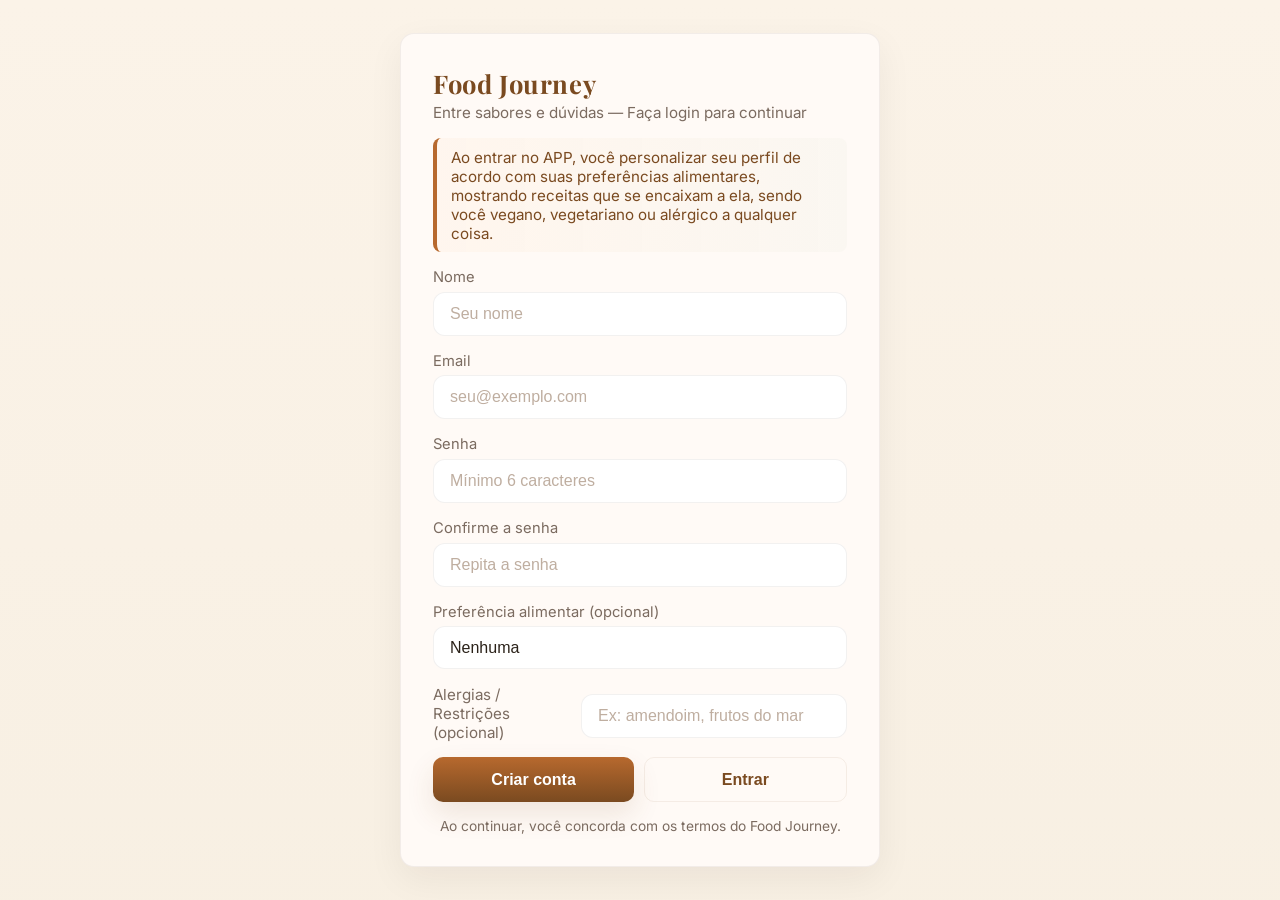
<file: index.html>
<!doctype html>
<html lang="pt-BR">
<head>
  <meta charset="utf-8">
  <meta name="viewport" content="width=device-width,initial-scale=1">
  <title>Food Journey — Login</title>
  <!-- Fonts (preconnect + stylesheet) -->
  <link rel="preconnect" href="https://fonts.googleapis.com">
  <link rel="preconnect" href="https://fonts.gstatic.com" crossorigin>
  <link href="https://fonts.googleapis.com/css2?family=Inter:wght@300;400;600;700&family=Playfair+Display:wght@400;600;700&display=swap" rel="stylesheet">
  <!-- Local stylesheet -->
  <link rel="stylesheet" href="style.css">
</head>
<body>
  <main role="main" aria-labelledby="login-title">
    <header>
      <h1 id="login-title">Food Journey</h1>
      <p>Entre sabores e dúvidas — Faça login para continuar</p>
    </header>


    <!-- FORMULÁRIO VISÍVEL: CADASTRO (agora é a primeira coisa que aparece) -->
    <form id="register-form" action="#" method="post" autocomplete="on" novalidate>
      <p class="signup-note">Ao entrar no APP, você personalizar seu perfil de acordo com suas preferências alimentares, mostrando receitas que se encaixam a ela, sendo você vegano, vegetariano ou alérgico a qualquer coisa.</p>
      <div>
        <label for="reg_name">Nome</label>
        <input id="reg_name" name="name" type="text" placeholder="Seu nome" required>
      </div>

      <div>
        <label for="reg_email">Email</label>
        <input id="reg_email" name="email" type="email" placeholder="seu@exemplo.com" required>
      </div>

      <div>
        <label for="reg_password">Senha</label>
        <input id="reg_password" name="password" type="password" placeholder="Mínimo 6 caracteres" required minlength="6">
      </div>

      <div>
        <label for="reg_confirm_password">Confirme a senha</label>
        <input id="reg_confirm_password" name="confirm_password" type="password" placeholder="Repita a senha" required minlength="6">
      </div>

      <div>
        <label for="reg_profile">Preferência alimentar (opcional)</label>
        <select id="reg_profile" name="profile">
          <option value="">Nenhuma</option>
          <option value="vegan">Vegano</option>
          <option value="vegetarian">Vegetariano</option>
          <option value="gluten_free">Sem glúten</option>
          <option value="lactose_intolerant">Intolerante à lactose</option>
        </select>
      </div>

      <div>
        <label for="reg_allergies">Alergias / Restrições (opcional)</label>
        <input id="reg_allergies" name="allergies" type="text" placeholder="Ex: amendoim, frutos do mar">
      </div>

      <div class="btn-row">
        <button type="submit">Criar conta</button>
        <!-- abrir modal de login -->
        <button type="button" id="open-login">Entrar</button>
      </div>

      <small>Ao continuar, você concorda com os termos do Food Journey.</small>
    </form>

    <!-- Modal de LOGIN (inicialmente escondido) -->
    <div id="login-modal" class="modal" aria-hidden="true">
      <div class="modal-content" role="dialog" aria-labelledby="login-title-modal" aria-modal="true">
        <button class="modal-close" id="close-login" aria-label="Fechar">×</button>
        <header>
          <h2 id="login-title-modal">Entrar — Food Journey</h2>
          <p>Já tem conta? Faça login para continuar.</p>
        </header>

        <form id="login-form" action="#" method="post" autocomplete="on" novalidate>
          <div>
            <label for="login_email">Email</label>
            <input id="login_email" name="email" type="email" placeholder="seu@exemplo.com" required>
          </div>

          <div>
            <label for="login_password">Senha</label>
            <input id="login_password" name="password" type="password" placeholder="Senha" required minlength="6">
          </div>

          <div>
            <label>
              <input type="checkbox" name="remember" value="1"> Lembrar-me
            </label>
            <button type="button" class="linkish" id="switch-to-register">Voltar ao cadastro</button>
          </div>

          <div class="btn-row">
            <button type="submit">Entrar</button>
          </div>
        </form>
      </div>
    </div>

  </main>

  <script>
    // Interações: abrir/fechar modal de login; submissões de cadastro/login redirecionam para search.html
    (function(){
      const openLoginBtn = document.getElementById('open-login');
      const loginModal = document.getElementById('login-modal');
      const closeLogin = document.getElementById('close-login');
      const switchToRegister = document.getElementById('switch-to-register');
      const loginForm = document.getElementById('login-form');
      const registerForm = document.getElementById('register-form');

      function showLogin(){
        if(!loginModal) return;
        loginModal.classList.add('show');
        loginModal.setAttribute('aria-hidden','false');
        document.getElementById('login_email').focus();
        document.body.classList.add('modal-open');
      }
      function hideLogin(){
        if(!loginModal) return;
        loginModal.classList.remove('show');
        loginModal.setAttribute('aria-hidden','true');
        document.body.classList.remove('modal-open');
        openLoginBtn && openLoginBtn.focus();
      }

      openLoginBtn && openLoginBtn.addEventListener('click', showLogin);
      closeLogin && closeLogin.addEventListener('click', hideLogin);
      switchToRegister && switchToRegister.addEventListener('click', function(){ hideLogin(); document.getElementById('reg_name').focus(); });

      // Fechar ao pressionar Esc
      document.addEventListener('keydown', function(e){ if(e.key === 'Escape') hideLogin(); });

      // Submissão do registro (form principal)
      registerForm && registerForm.addEventListener('submit', function(e){
        e.preventDefault();
        const pwd = document.getElementById('reg_password').value;
        const confirm = document.getElementById('reg_confirm_password').value;
        if(pwd !== confirm){
          alert('As senhas não coincidem.');
          document.getElementById('reg_confirm_password').focus();
          return;
        }
        // Simular envio e redirecionar
        const submitBtn = registerForm.querySelector("button[type='submit']");
        submitBtn && (submitBtn.disabled = true);
        setTimeout(function(){ window.location.href = 'search.html'; }, 600);
      });

      // Submissão do login (modal)
      loginForm && loginForm.addEventListener('submit', function(e){
        e.preventDefault();
        const email = document.getElementById('login_email').value;
        const pwd = document.getElementById('login_password').value;
        if(!email || !pwd){
          alert('Preencha email e senha.');
          return;
        }
        const submitBtn = loginForm.querySelector("button[type='submit']");
        submitBtn && (submitBtn.disabled = true);
        // fechar modal e redirecionar
        hideLogin();
        setTimeout(function(){ window.location.href = 'search.html'; }, 450);
      });
    })();
  </script>
</body>
</html>
</file>
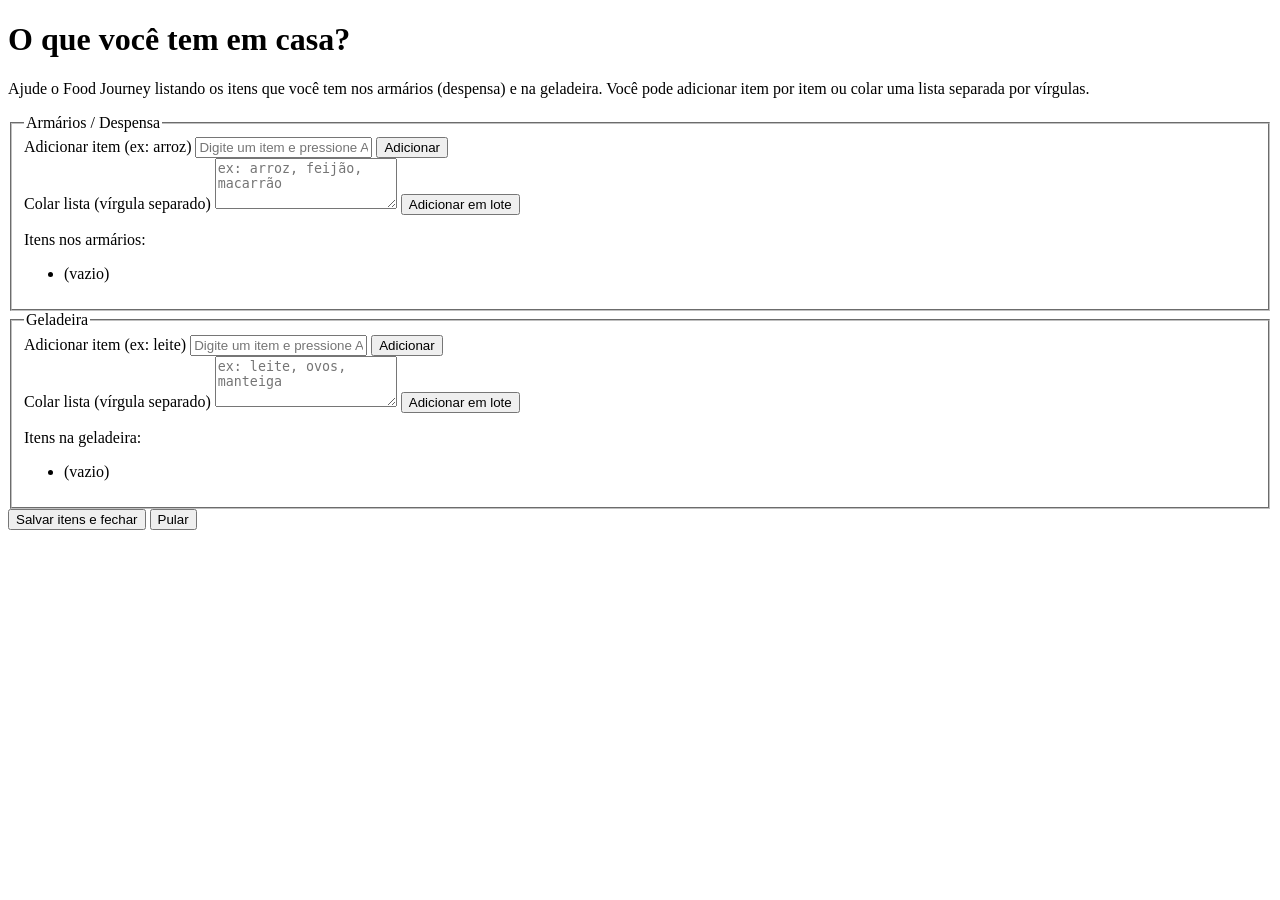
<file: fridge.html>
<!doctype html>
<html lang="pt-BR">
<head>
  <meta charset="utf-8">
  <meta name="viewport" content="width=device-width,initial-scale=1">
  <title>Food Journey — O que você tem em casa?</title>
</head>
<body>
  <main role="main" aria-labelledby="fridge-title">
    <header>
      <h1 id="fridge-title">O que você tem em casa?</h1>
      <p>Ajude o Food Journey listando os itens que você tem nos armários (despensa) e na geladeira. Você pode adicionar item por item ou colar uma lista separada por vírgulas.</p>
    </header>

    <form id="fridge-form" action="#" method="post" autocomplete="on" novalidate>
      <fieldset>
        <legend>Armários / Despensa</legend>

        <div>
          <label for="cupboard-input">Adicionar item (ex: arroz)</label>
          <input id="cupboard-input" type="text" placeholder="Digite um item e pressione Adicionar">
          <button type="button" id="cupboard-add">Adicionar</button>
        </div>

        <div>
          <label for="cupboard-bulk">Colar lista (vírgula separado)</label>
          <textarea id="cupboard-bulk" rows="3" placeholder="ex: arroz, feijão, macarrão"></textarea>
          <button type="button" id="cupboard-bulk-add">Adicionar em lote</button>
        </div>

        <div>
          <p>Itens nos armários:</p>
          <ul id="cupboard-list" aria-live="polite"></ul>
        </div>
      </fieldset>

      <fieldset>
        <legend>Geladeira</legend>

        <div>
          <label for="fridge-input">Adicionar item (ex: leite)</label>
          <input id="fridge-input" type="text" placeholder="Digite um item e pressione Adicionar">
          <button type="button" id="fridge-add">Adicionar</button>
        </div>

        <div>
          <label for="fridge-bulk">Colar lista (vírgula separado)</label>
          <textarea id="fridge-bulk" rows="3" placeholder="ex: leite, ovos, manteiga"></textarea>
          <button type="button" id="fridge-bulk-add">Adicionar em lote</button>
        </div>

        <div>
          <p>Itens na geladeira:</p>
          <ul id="fridge-list" aria-live="polite"></ul>
        </div>
      </fieldset>

      <div>
        <button type="button" id="save-all">Salvar itens e fechar</button>
        <button type="button" id="skip">Pular</button>
      </div>

      <p id="msg" aria-live="polite"></p>
    </form>

  </main>

  <script>
    // Gerenciamento simples de listas e armazenamento local
    (function(){
      const cupboardKey = 'fj_cupboard';
      const fridgeKey = 'fj_fridge';

      const cupboardInput = document.getElementById('cupboard-input');
      const cupboardBulk = document.getElementById('cupboard-bulk');
      const cupboardAdd = document.getElementById('cupboard-add');
      const cupboardBulkAdd = document.getElementById('cupboard-bulk-add');
      const cupboardListEl = document.getElementById('cupboard-list');

      const fridgeInput = document.getElementById('fridge-input');
      const fridgeBulk = document.getElementById('fridge-bulk');
      const fridgeAdd = document.getElementById('fridge-add');
      const fridgeBulkAdd = document.getElementById('fridge-bulk-add');
      const fridgeListEl = document.getElementById('fridge-list');

      const saveAllBtn = document.getElementById('save-all');
      const skipBtn = document.getElementById('skip');
      const msg = document.getElementById('msg');

      function loadList(key){
        try {
          const raw = localStorage.getItem(key);
          return raw ? JSON.parse(raw) : [];
        } catch { return []; }
      }

      function storeList(key, list){
        localStorage.setItem(key, JSON.stringify(list));
      }

      function renderList(el, list){
        el.innerHTML = '';
        list.forEach((item, idx) => {
          const li = document.createElement('li');
          li.textContent = item;
          const btn = document.createElement('button');
          btn.type = 'button';
          btn.textContent = 'Remover';
          btn.addEventListener('click', function(){
            list.splice(idx,1);
            storeList(el === cupboardListEl ? cupboardKey : fridgeKey, list);
            renderAll();
          });
          li.appendChild(document.createTextNode(' '));
          li.appendChild(btn);
          el.appendChild(li);
        });
        if(list.length === 0){
          const li = document.createElement('li');
          li.textContent = '(vazio)';
          el.appendChild(li);
        }
      }

      function renderAll(){
        renderList(cupboardListEl, cupboard);
        renderList(fridgeListEl, fridge);
      }

      // inicializar
      const cupboard = loadList(cupboardKey);
      const fridge = loadList(fridgeKey);
      renderAll();

      function addItemsFromText(text, targetList){
        if(!text) return [];
        return text.split(',').map(s => s.trim()).filter(Boolean);
      }

      cupboardAdd.addEventListener('click', function(){
        const v = cupboardInput.value.trim();
        if(!v) return;
        cupboard.push(v);
        cupboardInput.value = '';
        storeList(cupboardKey, cupboard);
        renderAll();
      });

      cupboardBulkAdd.addEventListener('click', function(){
        const items = addItemsFromText(cupboardBulk.value, cupboard);
        if(items.length === 0) return;
        items.forEach(it => !cupboard.includes(it) && cupboard.push(it));
        cupboardBulk.value = '';
        storeList(cupboardKey, cupboard);
        renderAll();
      });

      fridgeAdd.addEventListener('click', function(){
        const v = fridgeInput.value.trim();
        if(!v) return;
        fridge.push(v);
        fridgeInput.value = '';
        storeList(fridgeKey, fridge);
        renderAll();
      });

      fridgeBulkAdd.addEventListener('click', function(){
        const items = addItemsFromText(fridgeBulk.value, fridge);
        if(items.length === 0) return;
        items.forEach(it => !fridge.includes(it) && fridge.push(it));
        fridgeBulk.value = '';
        storeList(fridgeKey, fridge);
        renderAll();
      });

      saveAllBtn.addEventListener('click', function(){
        try {
          storeList(cupboardKey, cupboard);
          storeList(fridgeKey, fridge);
          // opcional: criar lista combinada
          const combined = Array.from(new Set([...cupboard, ...fridge]));
          localStorage.setItem('fj_ingredients_combined', JSON.stringify(combined));
          msg.textContent = 'Itens salvos. Você pode fechar esta aba.';
          setTimeout(function(){ window.close(); }, 900);
        } catch (err){
          msg.textContent = 'Erro ao salvar. Tente novamente.';
        }
      });

      skipBtn.addEventListener('click', function(){
        msg.textContent = 'Etapa pulada. Você pode fechar esta aba.';
        setTimeout(function(){ window.close(); }, 700);
      });
    })();
  </script>
</body>
</html>
</file>
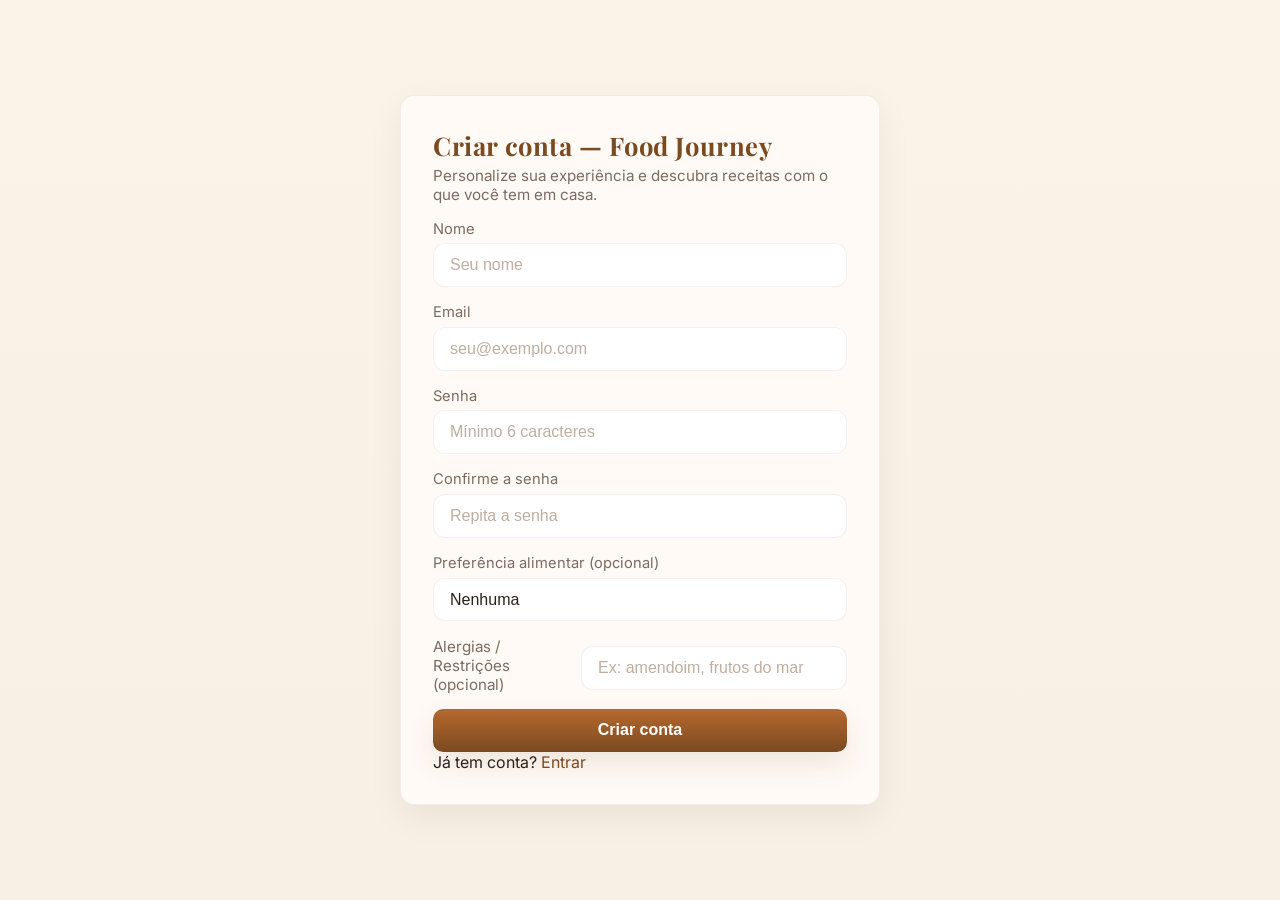
<file: register.html>
<!doctype html>
<html lang="pt-BR">
<head>
  <meta charset="utf-8">
  <meta name="viewport" content="width=device-width,initial-scale=1">
  <title>Food Journey — Cadastro</title>
  <link rel="preconnect" href="https://fonts.googleapis.com">
  <link rel="preconnect" href="https://fonts.gstatic.com" crossorigin>
  <link href="https://fonts.googleapis.com/css2?family=Inter:wght@300;400;600;700&family=Playfair+Display:wght@400;600;700&display=swap" rel="stylesheet">
  <link rel="stylesheet" href="style.css">
</head>
<body>
  <main role="main" aria-labelledby="register-title">
    <header>
      <h1 id="register-title">Criar conta — Food Journey</h1>
      <p>Personalize sua experiência e descubra receitas com o que você tem em casa.</p>
    </header>

    <form id="register-form" action="#" method="post" autocomplete="on" novalidate>
      <div>
        <label for="name">Nome</label>
        <input id="name" name="name" type="text" placeholder="Seu nome" required>
      </div>

      <div>
        <label for="email">Email</label>
        <input id="email" name="email" type="email" placeholder="seu@exemplo.com" required>
      </div>

      <div>
        <label for="password">Senha</label>
        <input id="password" name="password" type="password" placeholder="Mínimo 6 caracteres" required minlength="6">
      </div>

      <div>
        <label for="confirm_password">Confirme a senha</label>
        <input id="confirm_password" name="confirm_password" type="password" placeholder="Repita a senha" required minlength="6">
      </div>

      <div>
        <label for="profile">Preferência alimentar (opcional)</label>
        <select id="profile" name="profile">
          <option value="">Nenhuma</option>
          <option value="vegan">Vegano</option>
          <option value="vegetarian">Vegetariano</option>
          <option value="gluten_free">Sem glúten</option>
          <option value="lactose_intolerant">Intolerante à lactose</option>
        </select>
      </div>

      <div>
        <label for="allergies">Alergias / Restrições (opcional)</label>
        <input id="allergies" name="allergies" type="text" placeholder="Ex: amendoim, frutos do mar">
      </div>

      <div class="btn-row">
        <button type="submit">Criar conta</button>
      </div>

      <p>Já tem conta? <a href="index.html">Entrar</a></p>
    </form>
  </main>
</body>
</html>
</file>
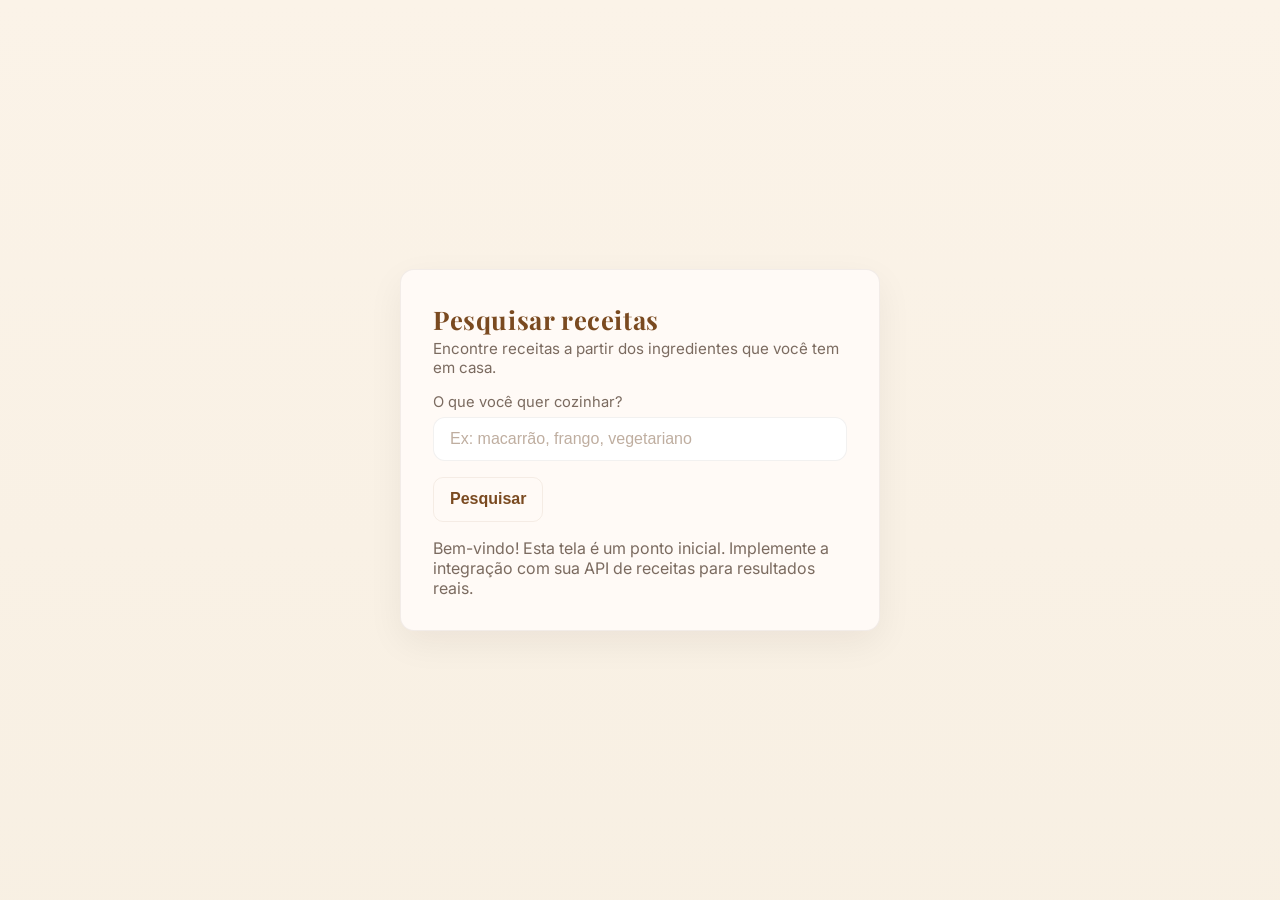
<file: search.html>
<!doctype html>
<html lang="pt-BR">
<head>
  <meta charset="utf-8">
  <meta name="viewport" content="width=device-width,initial-scale=1">
  <title>Food Journey — Buscar receitas</title>
  <link rel="preconnect" href="https://fonts.googleapis.com">
  <link rel="preconnect" href="https://fonts.gstatic.com" crossorigin>
  <link href="https://fonts.googleapis.com/css2?family=Inter:wght@300;400;600;700&family=Playfair+Display:wght@400;600;700&display=swap" rel="stylesheet">
  <link rel="stylesheet" href="style.css">
</head>
<body>
  <main>
    <header>
      <h1>Pesquisar receitas</h1>
      <p>Encontre receitas a partir dos ingredientes que você tem em casa.</p>
    </header>

    <form id="search-form" action="#" onsubmit="return false;">
      <div>
        <label for="q">O que você quer cozinhar?</label>
        <input id="q" name="q" type="text" placeholder="Ex: macarrão, frango, vegetariano">
      </div>

      <div style="margin-top:1rem;">
        <button type="button" onclick="alert('Busca simulada — implementar integração')">Pesquisar</button>
      </div>
    </form>

    <p style="margin-top:1rem;color:var(--muted)">Bem-vindo! Esta tela é um ponto inicial. Implemente a integração com sua API de receitas para resultados reais.</p>

  </main>
</body>
</html>
</file>
<file: style.css>
/* style.css — Paleta inspirada na imagem enviada
	Tons: bege caloroso, marrom/terracota, laranja suave e acentos verdes
	Tipografia: Playfair Display (títulos) + Inter (texto)
	Observação: as fontes são carregadas via <link> no HTML para melhor desempenho.
*/

:root{
	/* Fundo e superfícies */
	--bg: #fbf3e8;       /* bege claro */
	--card: #fffaf6;     /* superfície do card */

	/* Cores principais */
	--primary-dark: #7a4a20; /* marrom quente */
	--primary: #b7692e;      /* terracota */
	--primary-light: #ffb86b;/* laranja suave */

	/* Acentos */
	--accent-green: #7aa06a; /* verde suave */

	--text: #2b2219;      /* marrom escuro para texto */
	--muted: #7b6b60;     /* texto secundário */
	--border: rgba(38,24,14,0.06);
	--radius: 14px;
	--max-width: 480px;
}

/* Reset compacto */
*{box-sizing:border-box;margin:0;padding:0}
html,body{height:100%}
body{
	font-family: 'Inter', system-ui, -apple-system, 'Segoe UI', Roboto, Arial;
	background: linear-gradient(180deg,var(--bg), #f7efe2 120%);
	color:var(--text);
	-webkit-font-smoothing:antialiased;
	-moz-osx-font-smoothing:grayscale;
	min-height:100vh;
	display:flex;
	align-items:center;
	justify-content:center;
	padding:2rem;
}

main{
	width:100%;
	max-width:var(--max-width);
	background:var(--card);
	border-radius:var(--radius);
	padding:2rem;
	box-shadow:0 12px 36px rgba(38,24,14,0.06);
	border:1px solid var(--border);
}

header{margin-bottom:1rem}
header h1{
	font-family: 'Playfair Display', serif;
	font-size:1.6rem;
	color:var(--primary-dark);
	margin-bottom:.2rem;
	letter-spacing:0.6px;
}
header p{
	color:var(--muted);
	font-size:.95rem;
}

form{display:block}
form > div{margin-top:1rem}
label{display:block;font-size:.92rem;color:var(--muted);margin-bottom:.35rem}

input[type='text'],
input[type='email'],
input[type='password'],
select{
	width:100%;
	padding:.75rem 1rem;
	border-radius:12px;
	border:1px solid var(--border);
	background:#fff;
	font-size:1rem;
	color:var(--text);
	transition:box-shadow .18s, border-color .12s, transform .06s;
}

input::placeholder{color:#bfaea0}
select{appearance:none}

input:focus, select:focus{
	outline:none;
	border-color: rgba(183,105,46,0.9);
	box-shadow:0 10px 24px rgba(183,105,46,0.08);
}

/* Checkbox / link row */
form > div:nth-last-child(3){display:flex;align-items:center;justify-content:space-between;gap:.75rem}
form > div:nth-last-child(3) label{display:flex;align-items:center;gap:.5rem;font-size:.95rem}

/* Botões */
.btn-row{display:flex;gap:.6rem;margin-top:.6rem}
button{
	cursor:pointer;
	padding:.78rem 1rem;
	border-radius:10px;
	border:0;
	font-weight:700;
	font-size:1rem;
}
button[type='submit']{
	background:linear-gradient(180deg,var(--primary) 0%, var(--primary-dark) 100%);
	color:#fff;
	box-shadow:0 12px 28px rgba(122,74,32,0.12);
	flex:1;
}
button[type='button']{
	background:transparent;
	color:var(--primary-dark);
	border:1px solid rgba(122,74,32,0.08);
	flex:1;
}

small{display:block;text-align:center;color:var(--muted);margin-top:1rem;font-size:.86rem}

a{color:var(--primary-dark);text-decoration:none}
a:hover{text-decoration:underline}

/* Responsividade */
@media (max-width:480px){
	body{padding:1rem}
	main{padding:1.25rem;border-radius:12px}
	header h1{font-size:1.35rem}
}

/* Acessibilidade: foco visível */
:focus{outline:2px solid transparent}
:focus-visible{outline:4px solid rgba(183,105,46,0.12);outline-offset:3px;border-radius:8px}

/* Pequenas melhorias */
input[aria-invalid='true']{border-color:#d64545}

/* Modal de registro */
.modal{position:fixed;inset:0;display:flex;align-items:center;justify-content:center;visibility:hidden;opacity:0;transition:opacity .18s ease, visibility .18s ease;z-index:1200}
.modal.show{visibility:visible;opacity:1}
.modal-content{width:96%;max-width:520px;background:var(--card);border-radius:14px;padding:1.25rem 1.25rem;box-shadow:0 20px 48px rgba(38,24,14,0.12);position:relative}
.modal-close{position:absolute;right:10px;top:8px;border:0;background:transparent;font-size:26px;line-height:1;color:var(--primary-dark);cursor:pointer}

/* Quando modal aparece, limitar scroll do body (fallback) */
body.modal-open{overflow:hidden}

/* estilo para o botão link 'Entrar' dentro do modal */
.linkish{background:none;border:0;color:var(--primary-dark);text-decoration:underline;cursor:pointer;padding:0;font-weight:600}

/* Pequeno ajuste: inputs dentro do modal maiores */
.modal-content input[type='text'], .modal-content input[type='email'], .modal-content input[type='password'], .modal-content select{
	padding:.9rem 1rem;font-size:1rem;border-radius:12px
}

/* Nota explicativa durante o cadastro */
.signup-note{
	background: linear-gradient(90deg, rgba(255,184,107,0.06), rgba(122,160,106,0.03));
	border-left:4px solid var(--primary);
	padding:.6rem .9rem;
	border-radius:8px;
	color:var(--primary-dark);
	font-size:.95rem;
	margin-bottom:.8rem;
}
</file>
